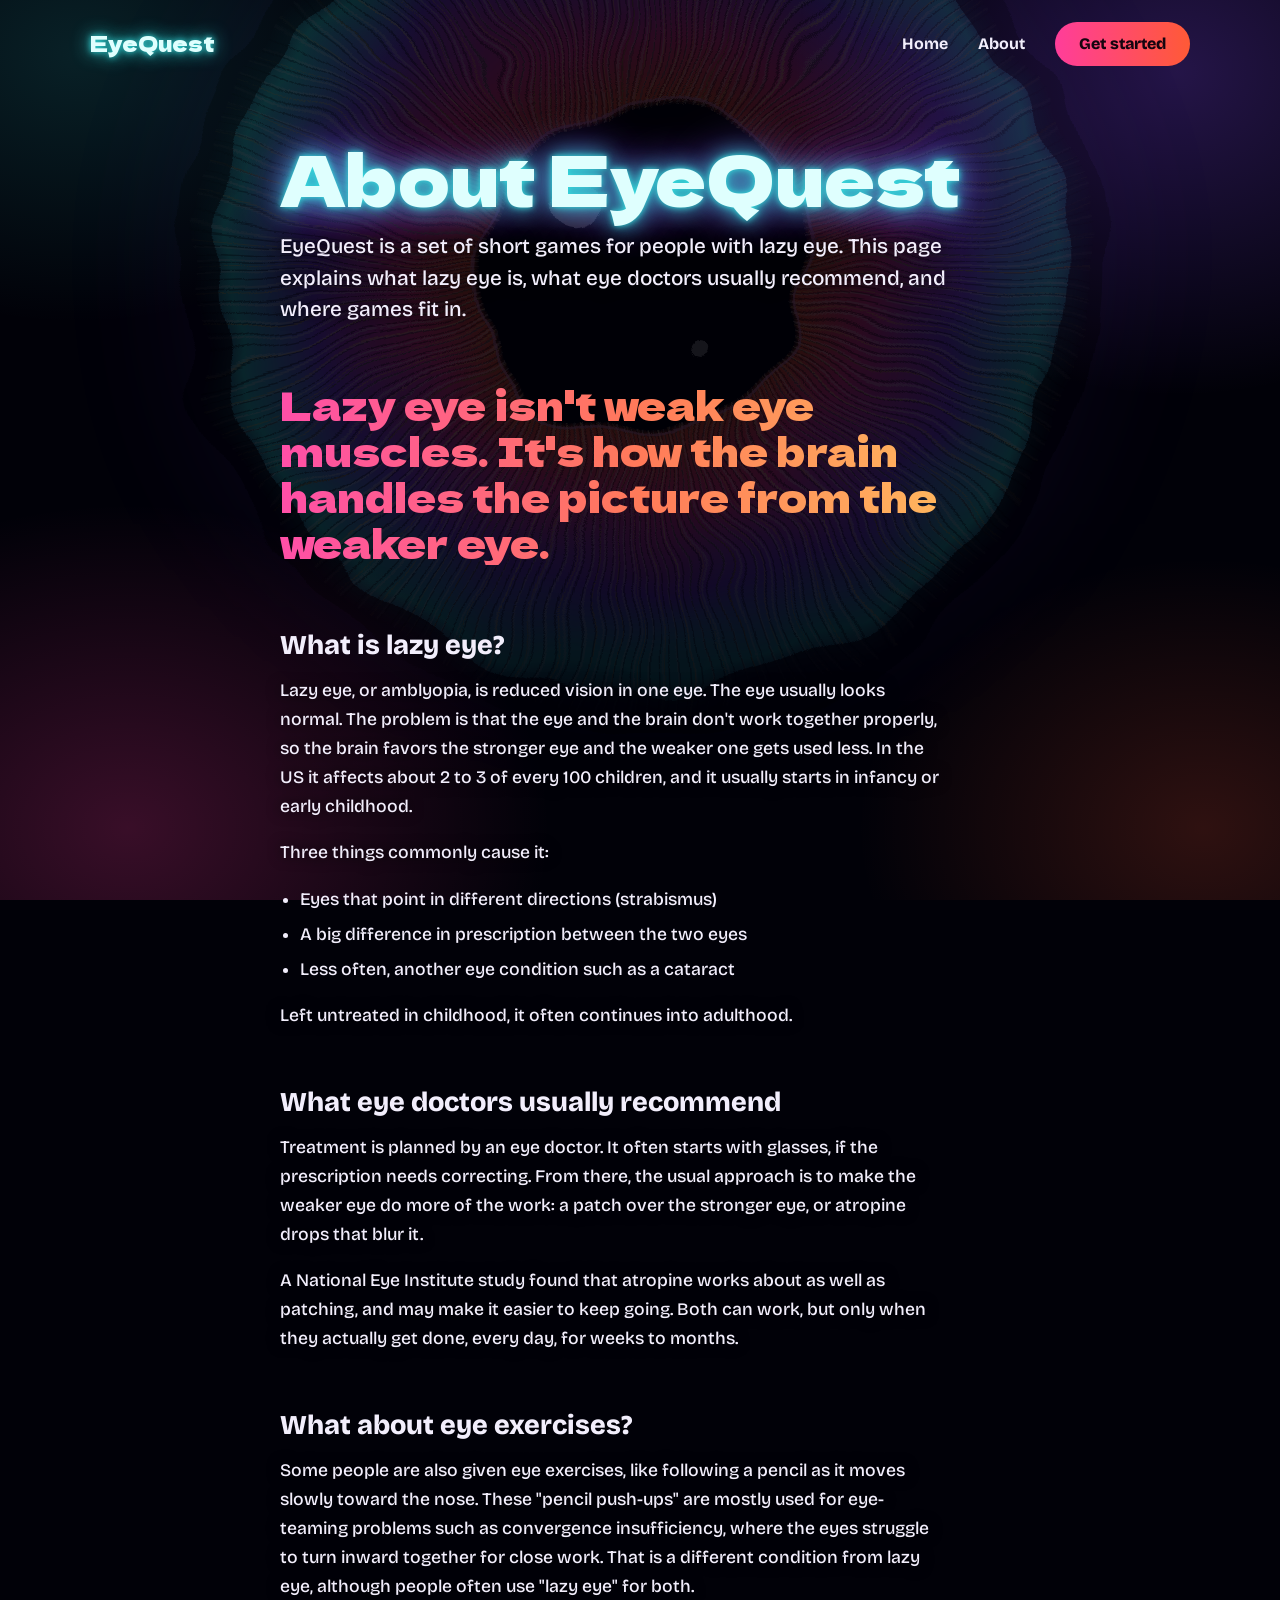
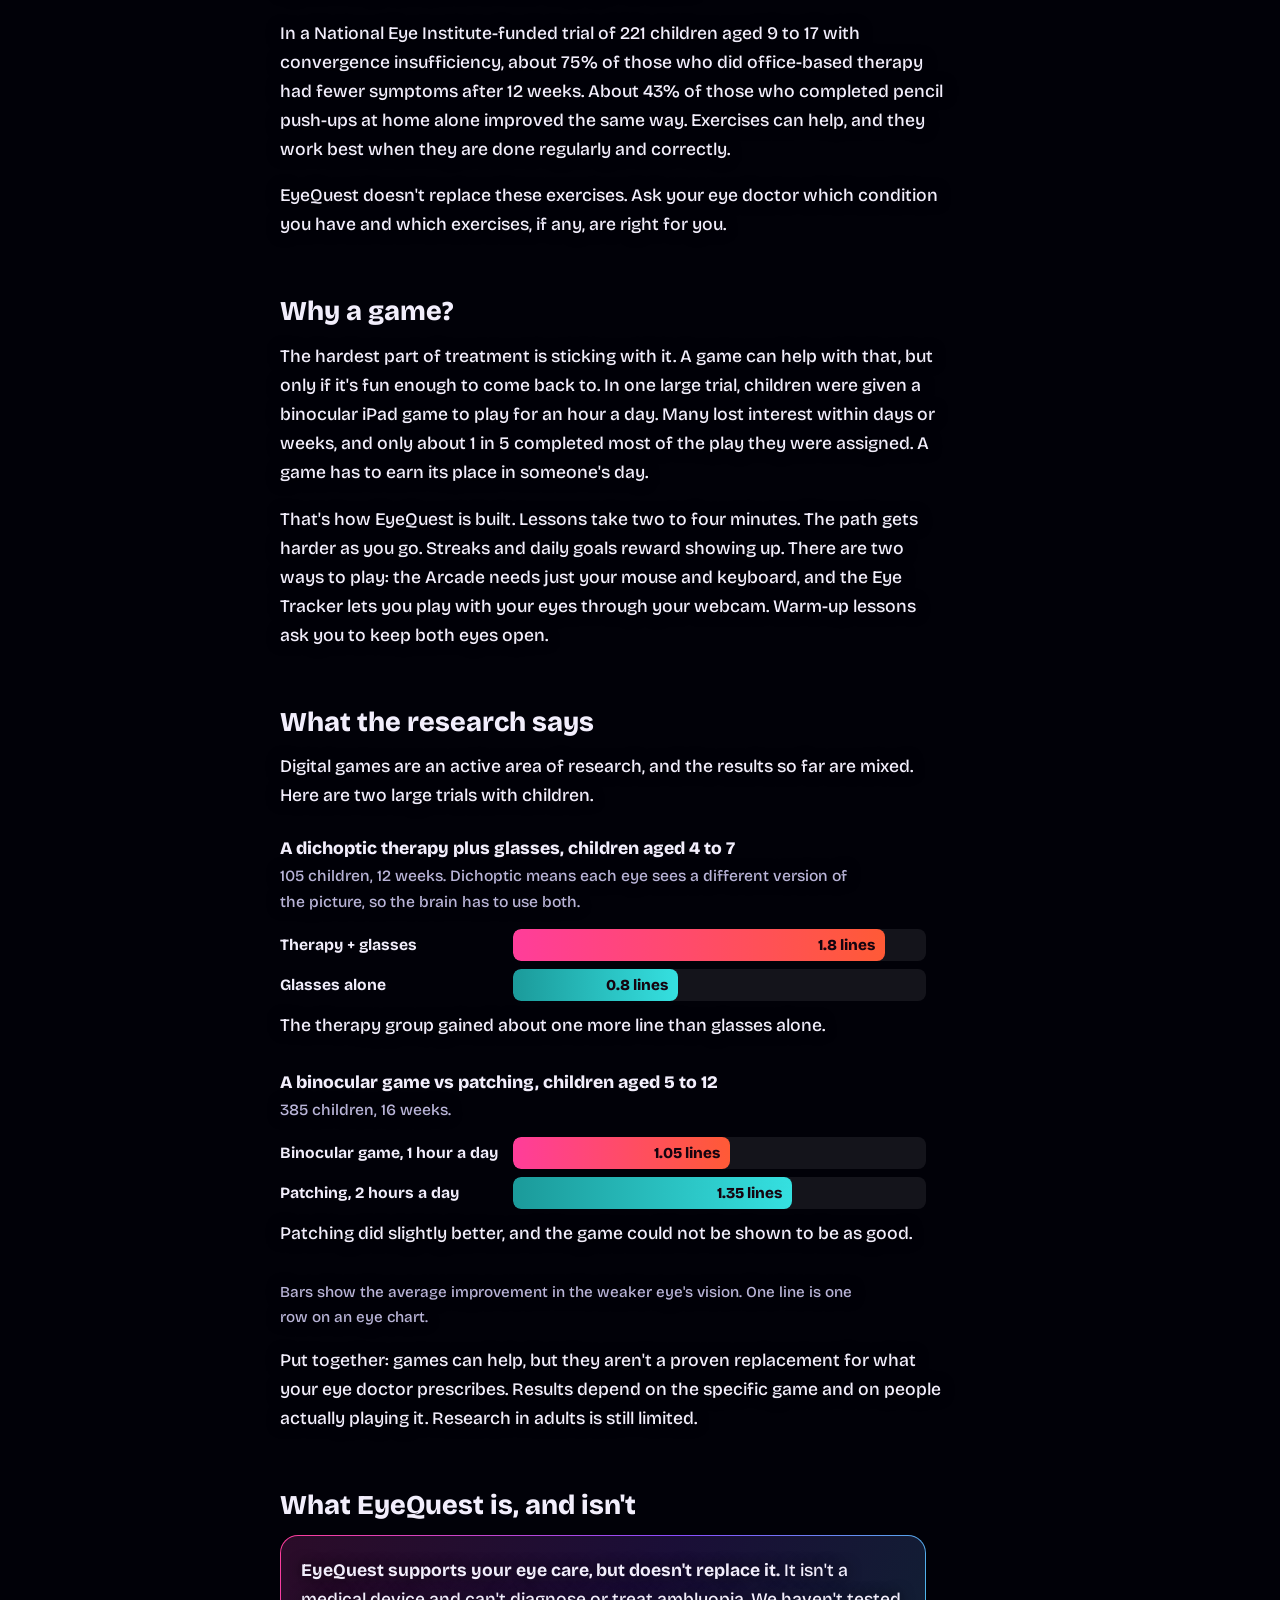
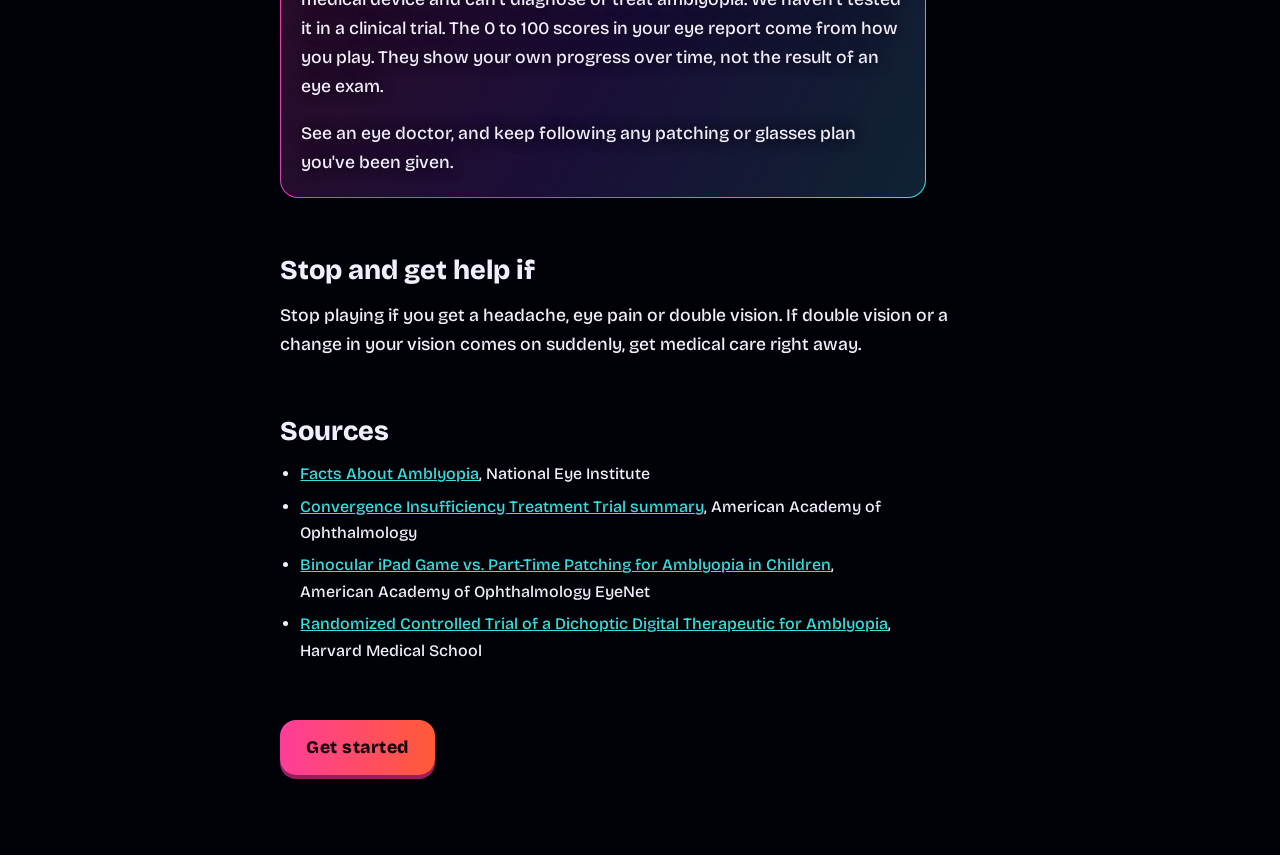
<file: about.html>
<!doctype html>
<html lang="en">
<head>
  <meta charset="utf-8">
  <meta name="viewport" content="width=device-width, initial-scale=1">
  <title>About EyeQuest</title>
  <link rel="preconnect" href="https://fonts.googleapis.com">
  <link rel="preconnect" href="https://fonts.gstatic.com" crossorigin>
  <link rel="stylesheet" href="https://fonts.googleapis.com/css2?family=Dela+Gothic+One&family=Bricolage+Grotesque:wght@400;600;800&display=swap">
  <link rel="stylesheet" href="css/style.css">
  <link rel="stylesheet" href="css/design.css">
</head>
<body class="about-page">
  <!-- Liquid iris background (decorative). Animated by js/iris.js -->
  <div id="iris-bg" aria-hidden="true">
    <svg id="eye" class="eye" viewBox="-500 -500 1000 1000">
      <defs>
        <filter id="liq" x="-15%" y="-15%" width="130%" height="130%" color-interpolation-filters="sRGB">
          <feTurbulence type="fractalNoise" baseFrequency="0.006 0.009" numOctaves="2" seed="7" result="n">
            <animate attributeName="baseFrequency" dur="26s" repeatCount="indefinite" values="0.006 0.009;0.012 0.006;0.006 0.009"/>
          </feTurbulence>
          <feDisplacementMap in="SourceGraphic" in2="n" scale="70" xChannelSelector="R" yChannelSelector="G" result="d"/>
          <feColorMatrix in="d" type="hueRotate" values="0">
            <animate attributeName="values" dur="30s" repeatCount="indefinite" values="0;35;0;-20;0"/>
          </feColorMatrix>
        </filter>
        <radialGradient id="ig">
          <stop offset="0" stop-color="#000"/><stop offset=".36" stop-color="#000"/>
          <stop offset=".38" stop-color="#ff5a36"/><stop offset=".52" stop-color="#ff3d9a"/>
          <stop offset=".74" stop-color="#8a4dff"/><stop offset=".92" stop-color="#35e0e0"/>
          <stop offset="1" stop-color="#35e0e0" stop-opacity="0"/>
        </radialGradient>
      </defs>
      <g filter="url(#liq)">
        <g id="tex">
          <circle r="470" fill="url(#ig)"/>
          <circle class="f f1" r="320" fill="none" stroke="#fff" stroke-opacity=".32" stroke-width="300" stroke-dasharray="2 11"/>
          <circle class="f f2" r="320" fill="none" stroke="#000" stroke-opacity=".4" stroke-width="300" stroke-dasharray="1.5 7"/>
          <circle class="f f3" r="320" fill="none" stroke="#ffd36b" stroke-opacity=".45" stroke-width="300" stroke-dasharray="1 23"/>
        </g>
        <circle r="466" fill="none" stroke="#000" stroke-opacity=".7" stroke-width="40"/>
        <g id="pupil">
          <circle r="170" fill="#000"/>
          <circle r="176" fill="none" stroke="#ff9ad0" stroke-opacity=".6" stroke-width="3"/>
          <ellipse cx="-70" cy="-80" rx="36" ry="22" fill="#fff" fill-opacity=".85" transform="rotate(-30 -70 -80)"/>
          <circle cx="60" cy="80" r="9" fill="#fff" fill-opacity=".5"/>
        </g>
      </g>
    </svg>
  </div>
  <div id="ret" class="ret" aria-hidden="true"></div>

  <header id="site-nav" class="site-nav">
    <a class="sn-logo" href="index.html">EyeQuest</a>
    <nav class="sn-links" aria-label="Main">
      <a href="index.html">Home</a>
      <a href="about.html" aria-current="page">About</a>
      <a href="index.html#/new" class="sn-cta">Get started</a>
    </nav>
  </header>

  <main class="about">
    <h1>About EyeQuest</h1>
    <p class="lede">EyeQuest is a set of short games for people with lazy eye. This page explains what lazy eye is, what eye doctors usually recommend, and where games fit in.</p>

    <p class="pull">Lazy eye isn't weak eye muscles. It's how the brain handles the picture from the weaker eye.</p>

    <section>
      <h2>What is lazy eye?</h2>
      <p>Lazy eye, or amblyopia, is reduced vision in one eye. The eye usually looks normal. The problem is that the eye and the brain don't work together properly, so the brain favors the stronger eye and the weaker one gets used less. In the US it affects about 2 to 3 of every 100 children, and it usually starts in infancy or early childhood.</p>
      <p>Three things commonly cause it:</p>
      <ul>
        <li>Eyes that point in different directions (strabismus)</li>
        <li>A big difference in prescription between the two eyes</li>
        <li>Less often, another eye condition such as a cataract</li>
      </ul>
      <p>Left untreated in childhood, it often continues into adulthood.</p>
    </section>

    <section>
      <h2>What eye doctors usually recommend</h2>
      <p>Treatment is planned by an eye doctor. It often starts with glasses, if the prescription needs correcting. From there, the usual approach is to make the weaker eye do more of the work: a patch over the stronger eye, or atropine drops that blur it.</p>
      <p>A National Eye Institute study found that atropine works about as well as patching, and may make it easier to keep going. Both can work, but only when they actually get done, every day, for weeks to months.</p>
    </section>

    <section>
      <h2>What about eye exercises?</h2>
      <p>Some people are also given eye exercises, like following a pencil as it moves slowly toward the nose. These "pencil push-ups" are mostly used for eye-teaming problems such as convergence insufficiency, where the eyes struggle to turn inward together for close work. That is a different condition from lazy eye, although people often use "lazy eye" for both.</p>
      <p>In a National Eye Institute-funded trial of 221 children aged 9 to 17 with convergence insufficiency, about 75% of those who did office-based therapy had fewer symptoms after 12 weeks. About 43% of those who completed pencil push-ups at home alone improved the same way. Exercises can help, and they work best when they are done regularly and correctly.</p>
      <p>EyeQuest doesn't replace these exercises. Ask your eye doctor which condition you have and which exercises, if any, are right for you.</p>
    </section>

    <section>
      <h2>Why a game?</h2>
      <p>The hardest part of treatment is sticking with it. A game can help with that, but only if it's fun enough to come back to. In one large trial, children were given a binocular iPad game to play for an hour a day. Many lost interest within days or weeks, and only about 1 in 5 completed most of the play they were assigned. A game has to earn its place in someone's day.</p>
      <p>That's how EyeQuest is built. Lessons take two to four minutes. The path gets harder as you go. Streaks and daily goals reward showing up. There are two ways to play: the Arcade needs just your mouse and keyboard, and the Eye Tracker lets you play with your eyes through your webcam. Warm-up lessons ask you to keep both eyes open.</p>
    </section>

    <section>
      <h2>What the research says</h2>
      <p>Digital games are an active area of research, and the results so far are mixed. Here are two large trials with children.</p>

      <div class="trial">
        <h3>A dichoptic therapy plus glasses, children aged 4 to 7</h3>
        <p class="sub">105 children, 12 weeks. Dichoptic means each eye sees a different version of the picture, so the brain has to use both.</p>
        <div class="bar-row"><span class="name">Therapy + glasses</span><div class="bar-track"><div class="bar-fill game" style="width:90%">1.8 lines</div></div></div>
        <div class="bar-row"><span class="name">Glasses alone</span><div class="bar-track"><div class="bar-fill std" style="width:40%">0.8 lines</div></div></div>
        <p class="note-line">The therapy group gained about one more line than glasses alone.</p>
      </div>

      <div class="trial">
        <h3>A binocular game vs patching, children aged 5 to 12</h3>
        <p class="sub">385 children, 16 weeks.</p>
        <div class="bar-row"><span class="name">Binocular game, 1 hour a day</span><div class="bar-track"><div class="bar-fill game" style="width:52.5%">1.05 lines</div></div></div>
        <div class="bar-row"><span class="name">Patching, 2 hours a day</span><div class="bar-track"><div class="bar-fill std" style="width:67.5%">1.35 lines</div></div></div>
        <p class="note-line">Patching did slightly better, and the game could not be shown to be as good.</p>
      </div>

      <p class="fine">Bars show the average improvement in the weaker eye's vision. One line is one row on an eye chart.</p>
      <p>Put together: games can help, but they aren't a proven replacement for what your eye doctor prescribes. Results depend on the specific game and on people actually playing it. Research in adults is still limited.</p>
    </section>

    <section>
      <h2>What EyeQuest is, and isn't</h2>
      <div class="card">
        <p><strong>EyeQuest supports your eye care, but doesn't replace it.</strong> It isn't a medical device and can't diagnose or treat amblyopia. We haven't tested it in a clinical trial. The 0 to 100 scores in your eye report come from how you play. They show your own progress over time, not the result of an eye exam.</p>
        <p>See an eye doctor, and keep following any patching or glasses plan you've been given.</p>
      </div>
    </section>

    <section>
      <h2>Stop and get help if</h2>
      <p>Stop playing if you get a headache, eye pain or double vision. If double vision or a change in your vision comes on suddenly, get medical care right away.</p>
    </section>

    <section class="sources">
      <h2>Sources</h2>
      <ul>
        <li><a href="https://nei.nih.gov/sites/default/files/health-pdfs/FactsAbout_AMBLYOPIA_2015.pdf">Facts About Amblyopia</a>, National Eye Institute</li>
        <li><a href="https://www.aao.org/editors-choice/officebased-therapy-may-be-more-effective-than-ath">Convergence Insufficiency Treatment Trial summary</a>, American Academy of Ophthalmology</li>
        <li><a href="https://www.aao.org/eyenet/article/binocular-ipad-game-vs-part-time-patching-amblyopi">Binocular iPad Game vs. Part-Time Patching for Amblyopia in Children</a>, American Academy of Ophthalmology EyeNet</li>
        <li><a href="https://eye.hms.harvard.edu/publications/randomized-controlled-trial-dichoptic-digital-therapeutic-amblyopia">Randomized Controlled Trial of a Dichoptic Digital Therapeutic for Amblyopia</a>, Harvard Medical School</li>
      </ul>
    </section>

    <p class="about-cta"><a class="btn" href="index.html#/new">Get started</a></p>
  </main>

  <script src="js/iris.js"></script>
</body>
</html>
</file>
<file: css/style.css>
:root {
  --bg: #fbf8f3;
  --card: #ffffff;
  --ink: #2c2a4a;
  --muted: #6d6a8a;
  --line: #e7e2d8;
  --brand: #5b4bdb;
  --brand-dark: #4034a8;
  --brand-soft: #ecebfd;
  --sun: #ffb627;
  --sun-dark: #d68f00;
  --coral: #ff6b5e;
  --locked: #e4e0d6;
  --locked-dark: #cdc8bb;
  --locked-ink: #99958a;
  --good: #1f9d6b;
  --bad: #d4453a;
  --series-1: #2a78d6;
  --series-2: #eb6834;
  --radius: 18px;
  color-scheme: light;
}
@media (prefers-color-scheme: dark) {
  :root:not([data-theme="light"]) {
    --bg: #17162b;
    --card: #232140;
    --ink: #f3f1ff;
    --muted: #aba8cc;
    --line: #38355c;
    --brand: #8577ff;
    --brand-dark: #5b4bdb;
    --brand-soft: #2f2c5a;
    --locked: #33305a;
    --locked-dark: #27244a;
    --locked-ink: #8582a8;
    --good: #4ccf9c;
    --bad: #ff8278;
    --series-1: #3987e5;
    --series-2: #d95926;
    color-scheme: dark;
  }
}
* { box-sizing: border-box; }
[hidden] { display: none !important; }
html, body { margin: 0; }
body {
  background: var(--bg);
  color: var(--ink);
  font: 500 17px/1.5 ui-rounded, "SF Pro Rounded", -apple-system, "Segoe UI", system-ui, sans-serif;
  min-height: 100vh;
}
h1, h2, h3 { line-height: 1.2; margin: 0 0 .4em; font-weight: 800; }
h1 { font-size: 2rem; }
h2 { font-size: 1.3rem; }
p { margin: 0 0 1em; }
a { color: var(--brand); }
.muted { color: var(--muted); }
.small { font-size: .88rem; }

.btn {
  display: inline-block;
  border: 0;
  border-radius: 16px;
  padding: 13px 26px;
  font: inherit;
  font-weight: 800;
  letter-spacing: .03em;
  text-decoration: none;
  text-align: center;
  color: #fff;
  background: var(--brand);
  box-shadow: 0 4px 0 var(--brand-dark);
  cursor: pointer;
  transition: transform .06s, box-shadow .06s;
}
.btn:active { transform: translateY(4px); box-shadow: 0 0 0 var(--brand-dark); }
.btn:focus-visible, a:focus-visible, input:focus-visible { outline: 3px solid var(--sun); outline-offset: 2px; }
.btn[disabled] { background: var(--locked); box-shadow: 0 4px 0 var(--locked-dark); color: var(--locked-ink); cursor: default; }
.btn.ghost { background: var(--card); color: var(--brand); box-shadow: 0 4px 0 var(--line), inset 0 0 0 2px var(--line); }
.btn.ghost:active { box-shadow: inset 0 0 0 2px var(--line); }
.btn.link { background: none; box-shadow: none; color: var(--muted); padding: 8px 10px; font-weight: 700; }
.btn.wide { display: block; width: 100%; }

.card {
  background: var(--card);
  border: 2px solid var(--line);
  border-radius: var(--radius);
  padding: 20px;
}
.flash {
  background: color-mix(in srgb, var(--coral) 16%, var(--card));
  border: 2px solid var(--coral);
  border-radius: 14px;
  padding: 10px 14px;
  margin-bottom: 16px;
}

/* top bar */
.topbar {
  position: sticky; top: 0; z-index: 5;
  display: flex; align-items: center; gap: 18px;
  padding: 10px max(16px, calc((100vw - 1020px) / 2));
  background: var(--bg);
  border-bottom: 2px solid var(--line);
}
.logo { display: flex; align-items: center; gap: 8px; font-weight: 900; font-size: 1.25rem; color: var(--brand); text-decoration: none; }
.nav { display: flex; gap: 4px; margin-right: auto; }
.nav a { padding: 6px 12px; border-radius: 10px; font-weight: 700; color: var(--muted); text-decoration: none; }
.nav a.on, .nav a:hover { background: var(--brand-soft); color: var(--brand); }
.chip { display: inline-flex; align-items: center; gap: 5px; font-weight: 800; white-space: nowrap; }
.chip.zero { color: var(--locked-ink); }
.chip svg { width: 22px; height: 22px; }
.logout { margin: 0; }
.page { max-width: 1020px; margin: 0 auto; padding: 24px 16px 64px; }
.narrow { max-width: 460px; margin: 0 auto; padding: 32px 16px 64px; }

/* welcome */
.hero { display: grid; justify-items: center; text-align: center; gap: 12px; padding: 7vh 16px 40px; max-width: 620px; margin: 0 auto; }
.hero h1 { font-size: clamp(2.1rem, 6vw, 3rem); }
.hero .actions { display: grid; gap: 14px; width: min(320px, 100%); margin-top: 10px; }
.pillars { display: grid; grid-template-columns: repeat(auto-fit, minmax(190px, 1fr)); gap: 14px; max-width: 800px; margin: 0 auto; padding: 0 16px 24px; }
.pillars h2 { font-size: 1.05rem; }
.pillars p { margin: 0; font-size: .95rem; color: var(--muted); }
.notice { max-width: 800px; margin: 0 auto 40px; padding: 0 16px; font-size: .9rem; color: var(--muted); }

/* forms */
label.field { display: block; font-weight: 700; margin-bottom: 14px; }
input[type=text], input[type=password] {
  display: block; width: 100%; margin-top: 6px; padding: 12px 14px;
  font: inherit; color: inherit; background: var(--bg);
  border: 2px solid var(--line); border-radius: 12px;
}
fieldset { border: 0; padding: 0; margin: 0 0 22px; }
legend { font-weight: 800; font-size: 1.08rem; padding: 0; margin-bottom: 8px; }
.choices { display: grid; gap: 10px; }
.choices.row { grid-template-columns: repeat(auto-fit, minmax(120px, 1fr)); }
.choice { display: block; cursor: pointer; }
.choice input { position: absolute; opacity: 0; }
.choice span { display: block; padding: 12px 14px; border: 2px solid var(--line); border-radius: 14px; background: var(--card); font-weight: 700; box-shadow: 0 3px 0 var(--line); }
.choice small { display: block; font-weight: 500; color: var(--muted); }
.choice input:checked + span { border-color: var(--brand); background: var(--brand-soft); box-shadow: 0 3px 0 var(--brand); color: var(--brand); }
.choice input:focus-visible + span { outline: 3px solid var(--sun); outline-offset: 2px; }
.toggle { display: flex; gap: 10px; align-items: flex-start; font-weight: 700; }
.toggle input { margin-top: 6px; width: 18px; height: 18px; accent-color: var(--brand); }
.toggle small { display: block; font-weight: 500; color: var(--muted); }

/* learn */
.learn { display: grid; grid-template-columns: minmax(0, 1fr) 320px; gap: 28px; align-items: start; }
.side { display: grid; gap: 16px; position: sticky; top: 76px; }
.unit-banner { background: var(--brand); color: #fff; border-radius: var(--radius); padding: 16px 20px; box-shadow: 0 4px 0 var(--brand-dark); }
.unit-banner h2 { margin: 0; }
.unit-banner p { margin: 0; opacity: .92; }
.path { display: grid; justify-items: center; gap: 38px; padding: 44px 0 34px; }
.node-wrap { position: relative; display: grid; justify-items: center; width: 150px; }
.node {
  display: grid; place-items: center; width: 72px; height: 72px; border-radius: 50%;
  background: var(--brand); box-shadow: 0 6px 0 var(--brand-dark); color: #fff; text-decoration: none;
  transition: transform .06s, box-shadow .06s;
}
.node:active { transform: translateY(6px); box-shadow: 0 0 0 var(--brand-dark); }
.node svg { width: 36px; height: 36px; }
.node.done { background: var(--sun); box-shadow: 0 6px 0 var(--sun-dark); }
.node.locked { background: var(--locked); box-shadow: 0 6px 0 var(--locked-dark); color: var(--locked-ink); cursor: not-allowed; }
.node.locked:active { transform: none; box-shadow: 0 6px 0 var(--locked-dark); }
.node.current { outline: 6px solid var(--brand-soft); outline-offset: 3px; }
.node-title { margin-top: 12px; font-size: .86rem; font-weight: 700; text-align: center; color: var(--muted); }
.node.current + .node-title { color: var(--ink); }
.node-stars { display: flex; gap: 1px; height: 16px; margin-top: 2px; }
.node-stars svg { width: 15px; height: 15px; color: var(--sun); }
.node-stars svg.off { color: var(--locked-dark); }
.start-tag {
  position: absolute; top: -32px; padding: 3px 12px; border-radius: 10px;
  background: var(--card); border: 2px solid var(--line); color: var(--brand);
  font-size: .78rem; font-weight: 900; letter-spacing: .06em; animation: bob 1.6s ease-in-out infinite;
}
@keyframes bob { 50% { transform: translateY(-4px); } }
.goal { display: flex; gap: 16px; align-items: center; }
.ring { position: relative; width: 84px; height: 84px; flex: none; }
.ring svg { transform: rotate(-90deg); width: 100%; height: 100%; }
.ring circle { fill: none; stroke-width: 10; stroke: var(--line); }
.ring circle.fill { stroke: var(--sun); stroke-linecap: round; }
.ring b { position: absolute; inset: 0; display: grid; place-items: center; font-size: .88rem; }
.mascot-note { display: flex; gap: 12px; align-items: center; }
.mascot-note .bubble { background: var(--brand-soft); border-radius: 14px; padding: 10px 14px; font-size: .95rem; }
.mascot svg { display: block; }
.blink-mascot { flex: none; }

/* progress */
.stats { display: grid; grid-template-columns: repeat(auto-fit, minmax(130px, 1fr)); gap: 12px; margin-bottom: 20px; }
.stat b { display: block; font-size: 1.7rem; font-weight: 900; line-height: 1.15; }
.stat span { color: var(--muted); font-size: .9rem; }
.section { margin-bottom: 20px; }
.calendar { display: grid; grid-template-rows: repeat(7, 18px); grid-auto-flow: column; grid-auto-columns: 18px; gap: 4px; overflow-x: auto; padding-bottom: 4px; }
.calendar i { border-radius: 5px; background: var(--locked); }
.calendar i.on { background: var(--sun); }
.calendar i.future { background: transparent; }
.badges { display: grid; grid-template-columns: repeat(auto-fill, minmax(150px, 1fr)); gap: 12px; }
.badge { border: 2px solid var(--line); border-radius: 14px; padding: 12px; text-align: center; }
.badge svg { width: 34px; height: 34px; color: var(--sun); }
.badge.off svg { color: var(--locked-dark); }
.badge.off b { color: var(--muted); }
.badge b, .badge span { display: block; }
.badge span { font-size: .82rem; color: var(--muted); }
.chart-wrap { position: relative; }
.chart-wrap svg { display: block; width: 100%; height: auto; overflow: visible; }
.legend { display: flex; gap: 16px; font-size: .88rem; color: var(--muted); margin-bottom: 8px; flex-wrap: wrap; }
.legend i { display: inline-block; width: 12px; height: 3px; border-radius: 2px; margin-right: 6px; vertical-align: middle; }
.tip { position: absolute; pointer-events: none; background: var(--ink); color: var(--bg); font-size: .8rem; padding: 4px 8px; border-radius: 8px; white-space: nowrap; transform: translate(-50%, -125%); }
details { margin-top: 10px; font-size: .9rem; }
table { border-collapse: collapse; margin-top: 6px; }
td, th { padding: 2px 12px 2px 0; text-align: left; font-variant-numeric: tabular-nums; }

/* full-screen stage for lessons */
.stage-page { background: #14132a; color: #f3f1ff; overflow: hidden; height: 100vh; }
.stage-page .muted { color: #b7b4d6; }
.stage-page .btn.link { color: #b7b4d6; }
#stage { position: fixed; inset: 0; width: 100vw; height: 100vh; display: block; }
.lesson-top { position: fixed; top: 0; left: 0; right: 0; z-index: 3; display: flex; align-items: center; gap: 14px; padding: 14px 20px; }
.quit { color: #b7b4d6; background: none; border: 0; font: inherit; font-size: 1.4rem; line-height: 1; cursor: pointer; padding: 4px 8px; }
.bar { flex: 1; height: 14px; border-radius: 8px; background: #33305a; overflow: hidden; }
.bar i { display: block; height: 100%; width: 0; border-radius: 8px; background: var(--sun); transition: width .3s; }
.overlay { position: fixed; inset: 0; z-index: 4; background: rgba(20,19,42,.94); display: grid; place-items: center; padding: 70px 16px 24px; overflow-y: auto; text-align: center; }
.overlay[hidden] { display: none; }
.panel { display: grid; justify-items: center; gap: 10px; max-width: 480px; width: 100%; }
.panel h1 { margin: 0; }
.panel p { margin: 0; }
.panel .btn { margin-top: 10px; min-width: 220px; }
.result-stars { display: flex; gap: 8px; }
.result-stars svg { width: 56px; height: 56px; color: #4a476e; }
.result-stars svg.on { color: var(--sun); animation: pop .4s backwards; }
.result-stars svg.on:nth-child(2) { animation-delay: .15s; }
.result-stars svg.on:nth-child(3) { animation-delay: .3s; }
@keyframes pop { from { transform: scale(0); } 70% { transform: scale(1.2); } }
.tally { display: flex; gap: 12px; flex-wrap: wrap; justify-content: center; margin: 6px 0; }
.tally div { border: 2px solid #33305a; border-radius: 14px; padding: 8px 18px; min-width: 96px; }
.tally b { display: block; font-size: 1.5rem; color: var(--sun); line-height: 1.2; }
.tally span { font-size: .8rem; color: #b7b4d6; }

/* players and settings */
.players { display: grid; gap: 10px; width: min(360px, 100%); margin-top: 6px; }
.player { display: flex; align-items: center; gap: 12px; padding: 12px 14px; border: 2px solid var(--line); border-radius: 14px; background: var(--card); color: var(--ink); font: inherit; font-weight: 800; text-align: left; cursor: pointer; box-shadow: 0 3px 0 var(--line); }
.player small { display: block; font-weight: 500; color: var(--muted); }
.player:active { transform: translateY(3px); box-shadow: none; }
.player .avatar { width: 40px; height: 40px; border-radius: 50%; display: grid; place-items: center; background: var(--brand-soft); color: var(--brand); font-weight: 900; flex: none; }
.or { color: var(--muted); font-size: .9rem; }
.who { font-weight: 800; color: var(--muted); }
.back-link { position: absolute; top: 20px; left: 24px; color: #d9d6f5; font-weight: 800; text-decoration: none; padding: 8px 14px; border-radius: 12px; }
.back-link:hover, .back-link:focus-visible { background: rgba(255,255,255,.1); color: #fff; }
/* the story */
.scene-overlay { position: fixed; inset: 0; z-index: 30; display: grid; place-items: center; padding: 16px; background: rgba(12, 11, 28, .78); }
.scene-card { width: min(640px, 100%); border-radius: 22px; overflow: hidden; background: var(--card); box-shadow: 0 24px 60px rgba(0,0,0,.4); }
.scene-art { display: block; width: 100%; height: auto; aspect-ratio: 640 / 240; }
.scene-body { padding: 18px 22px 20px; }
.scene-kicker { margin: 0 0 10px; font-size: .8rem; font-weight: 800; letter-spacing: .05em; text-transform: uppercase; color: var(--muted); }
.scene-body .bubble { font-size: 1.05rem; min-height: 3.2em; }
.scene-foot { display: flex; justify-content: space-between; align-items: center; gap: 10px; margin-top: 16px; }
.scene-dots { display: flex; gap: 6px; }
.scene-dots i { width: 8px; height: 8px; border-radius: 50%; background: var(--line); }
.scene-dots i.on { background: var(--brand); }
.sky-map { display: block; width: 100%; height: auto; border-radius: 14px; }
.sky-card { display: grid; gap: 10px; text-decoration: none; color: var(--ink); }
.sky-card > span { display: flex; justify-content: space-between; align-items: baseline; gap: 8px; }
.sky-frame { margin: 16px 0 8px; border-radius: 18px; overflow: hidden; }
.unit-banner .land-tag { display: block; font-size: .8rem; font-weight: 800; opacity: .85; margin-bottom: 2px; }
.lands { display: grid; grid-template-columns: repeat(auto-fit, minmax(220px, 1fr)); gap: 14px; }
.land-card { border-top: 6px solid var(--land); }
.land-card h3 { margin: 0; }
.star-list { list-style: none; padding: 0; margin: 10px 0 0; display: grid; grid-template-columns: 1fr 1fr; gap: 4px 10px; font-size: .9rem; color: var(--muted); }
.star-list li.lit { color: var(--ink); font-weight: 700; }
.scene-list { display: flex; flex-wrap: wrap; gap: 10px; }
.locked-scene { padding: 8px 14px; border-radius: 12px; border: 2px dashed var(--line); color: var(--muted); font-weight: 700; }
.finish-blink { justify-content: center; margin-bottom: 6px; }
.finish-blink .bubble { text-align: left; max-width: 360px; background: #ebe8fb; color: #2c2a4a; }

/* eye report */
.highlights { display: grid; grid-template-columns: repeat(auto-fit, minmax(220px, 1fr)); gap: 14px; margin-top: 12px; }
.highlight .label { display: block; font-size: .8rem; font-weight: 800; letter-spacing: .04em; text-transform: uppercase; color: var(--muted); }
.highlight b { display: block; font-size: 1.35rem; margin: 4px 0; }
.highlight p { margin: 0; }
.skills { display: grid; grid-template-columns: repeat(auto-fit, minmax(260px, 1fr)); gap: 14px; }
.skill h3 { margin: 0; font-size: 1.1rem; }
.skill p { margin: 6px 0 0; }
.skill.empty { opacity: .7; }
.skill-head { display: flex; justify-content: space-between; align-items: baseline; gap: 8px; }
.skill-level { font-size: 1.8rem; font-weight: 900; color: var(--brand); }
.skill-level small { font-size: .85rem; color: var(--muted); font-weight: 700; }
.meter { height: 10px; border-radius: 99px; background: var(--line); overflow: hidden; margin-top: 8px; }
.meter i { display: block; height: 100%; border-radius: 99px; background: var(--brand); }
.skill-foot { display: flex; justify-content: space-between; align-items: center; gap: 8px; margin-top: 10px; min-height: 32px; }
.chip-change { white-space: nowrap; font-size: .82rem; font-weight: 800; padding: 4px 10px; border-radius: 99px; background: var(--line); color: var(--muted); }
.chip-change.up { background: color-mix(in srgb, var(--good) 18%, var(--card)); color: color-mix(in srgb, var(--good) 70%, var(--ink)); }
.chip-change.down { background: color-mix(in srgb, var(--bad) 15%, var(--card)); color: color-mix(in srgb, var(--bad) 75%, var(--ink)); }
.spark { width: 120px; height: 32px; flex: none; }
.spark path { fill: none; stroke: var(--brand); stroke-width: 2.5; stroke-linecap: round; stroke-linejoin: round; }
.eye-split { font-weight: 700; }
.from { color: var(--muted); margin-top: 8px !important; font-size: .8rem; }
.btn.link.danger { color: var(--bad); }
.flash.ok { background: color-mix(in srgb, var(--good) 14%, var(--card)); border-color: var(--good); }
input[type=range] { display: block; width: 100%; margin-top: 6px; accent-color: var(--brand); }
.warn { border-color: var(--sun); }
.section-gap { margin-top: 28px; }

@media (max-width: 800px) {
  .learn { grid-template-columns: 1fr; }
  .side { position: static; order: -1; }
  .logo span { display: none; }
  .topbar { gap: 10px; }
}
@media (prefers-reduced-motion: reduce) {
  * { animation: none !important; transition: none !important; }
}

/* main menu: pick a version */
.menu h1 { margin-bottom: 4px; }
.versions { display: grid; grid-template-columns: repeat(auto-fit, minmax(280px, 1fr)); gap: 20px; margin: 22px 0 16px; }
.version { display: grid; gap: 14px; align-content: start; color: inherit; text-decoration: none; transition: transform .08s, box-shadow .08s; }
.version:hover { transform: translateY(-2px); box-shadow: 0 8px 0 var(--line); }
.version h2 { margin-bottom: 6px; }
.version p { margin: 0; }
.version .btn { text-align: center; }
.version-art { display: grid; place-items: center; height: 170px; border-radius: 14px; }
.arcade-art { background: linear-gradient(160deg, #2a2a5a, #5b4bdb); }
.tracker-art { background: linear-gradient(160deg, #111, #3b3b3b); }
.version-stat { margin-top: 10px !important; font-weight: 800; color: var(--brand); }

/* the Eye Tracker's stage path */
.tracker-banner { background: #2b2b2b; box-shadow: 0 4px 0 #111; }
.node b { font-size: 1.6rem; font-weight: 900; }
button.node { border: 0; font: inherit; cursor: pointer; }
.node-status { font-size: .78rem; color: var(--muted); text-align: center; max-width: 180px; }
.steps-list { margin: 0 0 10px; padding-left: 20px; display: grid; gap: 6px; }
.modal { position: fixed; inset: 0; z-index: 10; background: rgba(20, 19, 42, .55); display: grid; place-items: center; padding: 16px; }
.modal[hidden] { display: none; }
.modal-box { width: min(440px, 100%); text-align: center; }
.modal-box .choices { justify-content: center; }
.modal-actions { display: flex; gap: 12px; justify-content: center; flex-wrap: wrap; }
.modal-actions .btn { min-width: 140px; }

/* playing an Eye Tracker stage */
.tracker-page { background: #1e1e1e; }
#tstage { position: fixed; inset: 0; width: 100vw; height: 100vh; display: block; cursor: default; }
.tracker-quit { position: fixed; top: 64px; right: 14px; z-index: 3; }
.tracker-page .overlay { background: rgba(20, 20, 20, .94); }
.big-score { font-size: 4.5rem; font-weight: 900; line-height: 1; color: #58cc02 !important; }
.tf-best, .tf-unlock { color: var(--sun) !important; font-weight: 800; }
</file>
<file: css/design.css>
/* EyeQuest neon design layer.
   Loaded AFTER style.css. It re-skins colors, type and the welcome screen.
   It does not touch layout logic or the game canvas. */

/* 1. Palette: overrides every color variable from style.css (light and dark) */
:root:root:root {
  --bg: #010108;
  --card: rgba(20, 12, 44, .72);
  --ink: #f2eefc;
  --muted: #b9b4d8;
  --line: #2d2457;
  --brand: #ff3d9a;
  --brand-dark: #9c1d5e;
  --brand-soft: rgba(255, 61, 154, .16);
  --sun: #ffb347;
  --sun-dark: #c77a12;
  --coral: #ff5a36;
  --locked: #1d1740;
  --locked-dark: #120d2b;
  --locked-ink: #8a84b3;
  --good: #3be8b0;
  --bad: #ff6b7a;
  --series-1: #35e0e0;
  --series-2: #ff5a36;
  --cyan: #35e0e0;
  --violet: #8a4dff;
  color-scheme: dark;
}

/* 2. Page background: nebula glow behind everything */
html {
  background:
    radial-gradient(ellipse 55% 60% at 10% 92%, rgba(255, 61, 154, .22), transparent 60%),
    radial-gradient(ellipse 50% 60% at 92% 8%, rgba(138, 77, 255, .26), transparent 60%),
    radial-gradient(ellipse 45% 50% at 94% 92%, rgba(255, 90, 54, .18), transparent 60%),
    radial-gradient(ellipse 45% 50% at 6% 6%, rgba(53, 224, 224, .14), transparent 60%),
    #010108;
  background-attachment: fixed;
}
body {
  background: transparent;
  font-family: 'Bricolage Grotesque', ui-rounded, system-ui, sans-serif;
}
h1 { font-family: 'Dela Gothic One', 'Bricolage Grotesque', sans-serif; font-weight: 400; }

/* 3. Top bar, cards, buttons */
.topbar {
  background: rgba(1, 1, 8, .6);
  backdrop-filter: blur(14px);
  -webkit-backdrop-filter: blur(14px);
  border-bottom: 1px solid var(--line);
}
.logo { font-family: 'Dela Gothic One', sans-serif; font-weight: 400; font-size: 1.1rem; color: #dffffe; text-shadow: 0 0 6px var(--cyan), 0 0 18px var(--cyan); }
.card { border: 1.5px solid var(--line); backdrop-filter: blur(12px); -webkit-backdrop-filter: blur(12px); }
.btn { background: linear-gradient(90deg, var(--brand), var(--coral)); color: #15040f; }
.btn:hover { filter: brightness(1.12); }
.btn.ghost { background: transparent; color: var(--cyan); box-shadow: 0 4px 0 rgba(53, 224, 224, .25), inset 0 0 0 2px var(--cyan); }
.btn.ghost:active { box-shadow: inset 0 0 0 2px var(--cyan); }
.unit-banner { background: linear-gradient(90deg, var(--brand), var(--coral)); color: #15040f; }

/* 4. Welcome screen: big neon wordmark over the iris */
.hero { padding-top: 10vh; }
.hero::before {
  content: "EYE\A QUEST";
  white-space: pre;
  text-align: center;
  font-family: 'Dela Gothic One', sans-serif;
  font-size: clamp(2.4rem, 9.4vw, 7rem);
  line-height: .95;
  letter-spacing: -1px;
  background: linear-gradient(180deg, #ffe3d9 0 50%, #dffffe 50%);
  -webkit-background-clip: text;
  background-clip: text;
  color: transparent;
  filter: drop-shadow(0 0 14px rgba(255, 61, 154, .75)) drop-shadow(0 0 44px rgba(53, 224, 224, .5));
}
.hero .mascot, .hero .blink-mascot, .narrow .mascot, .narrow .blink-mascot { display: none; }
.hero h1 { font-family: 'Bricolage Grotesque', sans-serif; font-weight: 800; font-size: clamp(1.4rem, 3.2vw, 2rem); }
/* frosted glass behind the text so it stays readable over the iris */
.hero h1, .hero p {
  background: rgba(1, 1, 8, .58);
  backdrop-filter: blur(10px); -webkit-backdrop-filter: blur(10px);
  border-radius: 16px; padding: 10px 18px;
}
.hero h1 { text-wrap: balance; }
.hero p { text-wrap: pretty; }

/* 5. Liquid iris layer */
#iris-bg {
  position: absolute; top: 0; left: 0; right: 0; height: 100vh;
  overflow: hidden; pointer-events: none; z-index: -1;
  opacity: .18; transition: opacity .4s;
  -webkit-mask-image: linear-gradient(#000 55%, transparent);
  mask-image: linear-gradient(#000 55%, transparent);
}
body:has(.hero) #iris-bg { opacity: 1; }
.eye {
  position: absolute; left: 50%; top: 30%;
  width: min(130vw, 105vh); aspect-ratio: 1;
  transform: translate(-50%, -50%);
  filter: drop-shadow(0 0 80px rgba(138, 77, 255, .45));
}
@keyframes rot { to { transform: rotate(360deg); } }
@keyframes rotr { to { transform: rotate(-360deg); } }
.f { transform-box: fill-box; transform-origin: center; }
.f1 { animation: rot 110s linear infinite; }
.f2 { animation: rotr 150s linear infinite; }
.f3 { animation: rot 200s linear infinite; }
body:not(:has(.hero)) .f { animation-play-state: paused; }

input[type=text]:focus, input[type=password]:focus { outline: none; border-color: var(--cyan); box-shadow: 0 0 0 3px rgba(53, 224, 224, .25); }

/* gaze reticle that follows the cursor on the welcome screen */
.ret {
  position: fixed; left: -18px; top: -18px; width: 36px; height: 36px;
  border: 1.5px solid #fff; border-radius: 50%;
  pointer-events: none; z-index: 5; opacity: 0; transition: opacity .3s;
  mix-blend-mode: difference;
}
.ret::after { content: ""; position: absolute; left: 50%; top: 50%; width: 4px; height: 4px; margin: -2px; border-radius: 50%; background: #fff; }
@media (pointer: coarse) { .ret { display: none; } }

/* 6. Lessons keep their own full-screen stage: no iris, no reticle */
body:has(.stage-page) #iris-bg, .stage-page #iris-bg,
body:has(.stage-page) .ret, .stage-page .ret { display: none; }

/* 7. Top navigation on the welcome screen only (other screens have their own top bar) */
.site-nav {
  position: absolute; top: 0; left: 0; right: 0; z-index: 6;
  display: flex; align-items: center; justify-content: space-between;
  padding: 22px max(20px, calc((100vw - 1100px) / 2));
}
body:not(:has(.hero)):not(.about-page) .site-nav { display: none; }
.sn-logo {
  font-family: 'Dela Gothic One', sans-serif; font-size: 1.3rem; text-decoration: none;
  color: #dffffe; text-shadow: 0 0 6px var(--cyan), 0 0 18px var(--cyan);
}
.sn-links { display: flex; align-items: center; gap: 30px; }
.sn-links a { color: var(--ink); text-decoration: none; font-weight: 700; font-size: 1rem; }
.sn-links a:hover { color: var(--cyan); }
.sn-links .sn-cta {
  background: linear-gradient(90deg, var(--brand), var(--coral)); color: #15040f;
  border-radius: 999px; padding: 10px 24px; font-weight: 800;
}
.sn-links .sn-cta:hover { color: #15040f; filter: brightness(1.12); }
.sn-logo:focus-visible, .sn-links a:focus-visible { outline: 3px solid var(--sun); outline-offset: 3px; border-radius: 8px; }
.hero { padding-top: calc(80px + 6vh); }
@media (max-width: 640px) { .sn-links a:not(.sn-cta) { display: none; } }
html { scroll-behavior: smooth; }
@media (prefers-reduced-motion: reduce) { html { scroll-behavior: auto; } }

/* 8. Get started / name screen: the iris sits behind the form and looks at the field */
body[data-route="new"] #iris-bg { opacity: 1; }
/* pupil sits behind the title (dark = readable) and visibly turns toward the field */
body[data-route="new"] .eye { top: 25%; width: min(120vw, 100vh); }
body[data-route="new"] .narrow { padding-top: 7vh; }
body[data-route="new"] h1 {
  text-align: center; font-size: clamp(2rem, 6vw, 3rem); color: #dffffe;
  text-shadow: 0 0 6px var(--cyan), 0 0 22px var(--cyan), 0 0 50px var(--violet), 0 0 30px rgba(0, 0, 0, .9);
}
body[data-route="new"] .card {
  border: 1.5px solid transparent;
  background:
    linear-gradient(rgba(8, 4, 22, .82), rgba(8, 4, 22, .82)) padding-box,
    linear-gradient(120deg, var(--brand), var(--violet), var(--cyan)) border-box;
  box-shadow: 0 0 44px rgba(138, 77, 255, .3);
}
body[data-route="new"] input[type=text] { font-size: 1.25rem; padding: 16px 18px; background: rgba(1, 1, 8, .75); }
body[data-route="new"] .narrow a:not(.btn) { color: var(--cyan); font-weight: 700; }
body[data-route="new"] .narrow p { text-shadow: 0 0 12px #000; }

/* 9. Setup screen: fixed iris behind the form, neon Blink avatar, glowing choices */
body[data-route="setup"] #iris-bg { position: fixed; opacity: .42; }
body[data-route="setup"] .eye { top: 40%; }
.mascot-note::before {
  content: ""; flex: none; width: 56px; height: 56px; border-radius: 50%;
  background:
    radial-gradient(circle at 40% 38%, #fff 0 5%, transparent 6%),
    radial-gradient(circle at 50% 50%, #000 0 26%, transparent 27%),
    conic-gradient(var(--coral), var(--brand), var(--violet), var(--cyan), var(--coral));
  box-shadow: 0 0 22px rgba(255, 61, 154, .55);
  animation: blink 5s infinite;
}
@keyframes blink { 0%, 92%, 100% { transform: scaleY(1); } 96% { transform: scaleY(.08); } }
.mascot-note .bubble { border: 1.5px solid rgba(255, 61, 154, .5); }
.choice span { transition: border-color .15s; }
.choice:hover span { border-color: var(--cyan); }
.choice input:checked + span { box-shadow: 0 3px 0 var(--brand), 0 0 26px rgba(255, 61, 154, .35); }

/* 10. Retire the old purple mascot everywhere; the neon eye replaces it */
.mascot, .blink-mascot, .mascot-note svg, .logo svg { display: none !important; }
.logo::before {
  content: ""; flex: none; width: 30px; height: 30px; border-radius: 50%;
  background:
    radial-gradient(circle at 40% 38%, #fff 0 5%, transparent 6%),
    radial-gradient(circle at 50% 50%, #000 0 26%, transparent 27%),
    conic-gradient(var(--coral), var(--brand), var(--violet), var(--cyan), var(--coral));
  box-shadow: 0 0 14px rgba(255, 61, 154, .55);
  animation: blink 5s infinite;
}

/* 11. Progress and Settings: neon page titles and gradient stat numbers */
.page h1 {
  color: #dffffe;
  text-shadow: 0 0 6px var(--cyan), 0 0 22px var(--cyan), 0 0 44px var(--violet);
}
.stat b {
  background: linear-gradient(90deg, var(--brand), var(--coral));
  -webkit-background-clip: text; background-clip: text; color: transparent;
}

/* 12. Lesson intro and results overlays (the game canvas itself is NOT restyled) */
.overlay {
  background:
    radial-gradient(ellipse 60% 45% at 50% 38%, rgba(138, 77, 255, .30), transparent 70%),
    radial-gradient(ellipse 50% 40% at 50% 100%, rgba(255, 61, 154, .18), transparent 70%),
    rgba(10, 6, 26, .96);
}
.panel h1 {
  color: #dffffe;
  text-shadow: 0 0 6px var(--cyan), 0 0 22px var(--cyan), 0 0 46px var(--violet);
}
.back-link { color: var(--cyan); }
.back-link:hover, .back-link:focus-visible { background: rgba(53, 224, 224, .14); color: #dffffe; }
.quit:hover, .quit:focus-visible { color: #fff; }
.bar { background: rgba(255, 255, 255, .12); }
.bar i { background: linear-gradient(90deg, var(--brand), var(--coral)); }
.result-stars svg.on { filter: drop-shadow(0 0 10px rgba(255, 179, 71, .75)); }
.tally div { border: 1.5px solid var(--line); background: rgba(255, 255, 255, .04); }

/* 13. About page */
body.about-page #iris-bg { position: fixed; opacity: .16; }
.about { max-width: 760px; margin: 0 auto; padding: calc(96px + 5vh) 20px 80px; }
.about h1 {
  margin: 0 0 20px; font-size: clamp(2.4rem, 8vw, 4.4rem); line-height: 1; color: #dffffe;
  text-shadow: 0 0 6px var(--cyan), 0 0 22px var(--cyan), 0 0 46px var(--violet);
}
.about .lede { font-size: 1.3rem; line-height: 1.5; max-width: 34em; margin: 0 0 56px; }
.about .pull {
  font-family: 'Dela Gothic One', sans-serif; font-size: clamp(1.5rem, 4.4vw, 2.5rem); line-height: 1.15;
  margin: 0 0 64px; text-shadow: none; background: linear-gradient(90deg, #ff4fa8, #ff7a59, #ffc15e);
  -webkit-background-clip: text; background-clip: text; color: transparent;
}
.about section { margin: 0 0 56px; }
.about h2 { font-weight: 800; font-size: 1.7rem; line-height: 1.2; margin: 0 0 14px; }
.about p, .about li { font-size: 1.1rem; line-height: 1.65; max-width: 38em; }
.about p { text-shadow: 0 0 14px #000; }
.about ul { padding-left: 1.2em; margin: 0 0 1em; }
.about li { margin-bottom: 6px; }
.about a { color: var(--cyan); }
.about .trial { margin: 28px 0 32px; max-width: 38em; }
.about .trial h3 { font-size: 1.1rem; margin: 0 0 4px; }
.about .trial .sub { color: var(--muted); font-size: .98rem; margin: 0 0 14px; }
.about .bar-row { display: grid; grid-template-columns: 13em 1fr; align-items: center; gap: 12px; margin: 8px 0; }
.about .bar-row .name { font-size: .98rem; font-weight: 700; }
.about .bar-track { height: 32px; background: rgba(255, 255, 255, .08); border-radius: 8px; overflow: hidden; }
.about .bar-fill {
  height: 100%; display: flex; align-items: center; justify-content: flex-end; padding-right: 10px;
  font-weight: 800; font-size: .95rem; color: #15040f; white-space: nowrap; border-radius: 8px;
}
.about .bar-fill.game { background: linear-gradient(90deg, var(--brand), var(--coral)); }
.about .bar-fill.std { background: linear-gradient(90deg, #1b9a9a, var(--cyan)); }
.about .note-line { margin: 10px 0 0; }
.about .fine { color: var(--muted); font-size: .95rem; }
.about .card {
  max-width: 38em; border: 1.5px solid transparent;
  background:
    linear-gradient(rgba(8, 4, 22, .86), rgba(8, 4, 22, .86)) padding-box,
    linear-gradient(120deg, var(--brand), var(--violet), var(--cyan)) border-box;
}
.about .card p:last-child { margin-bottom: 0; }
.about .about-cta { margin: 0; }
.about .btn { color: #15040f; text-decoration: none; text-shadow: none; }
.about .sources li { font-size: 1rem; }
@media (max-width: 560px) {
  .about .bar-row { grid-template-columns: 1fr; gap: 4px; }
}


/* 14. Main menu: the neon eye stands in for the old mascot on the Arcade card */
.neon-eye {
  width: 110px; height: 110px; border-radius: 50%;
  background:
    radial-gradient(circle at 40% 38%, #fff 0 5%, transparent 6%),
    radial-gradient(circle at 50% 50%, #000 0 26%, transparent 27%),
    conic-gradient(var(--coral), var(--brand), var(--violet), var(--cyan), var(--coral));
  box-shadow: 0 0 34px rgba(255, 61, 154, .6);
  animation: blink 5s infinite;
}
</file>
